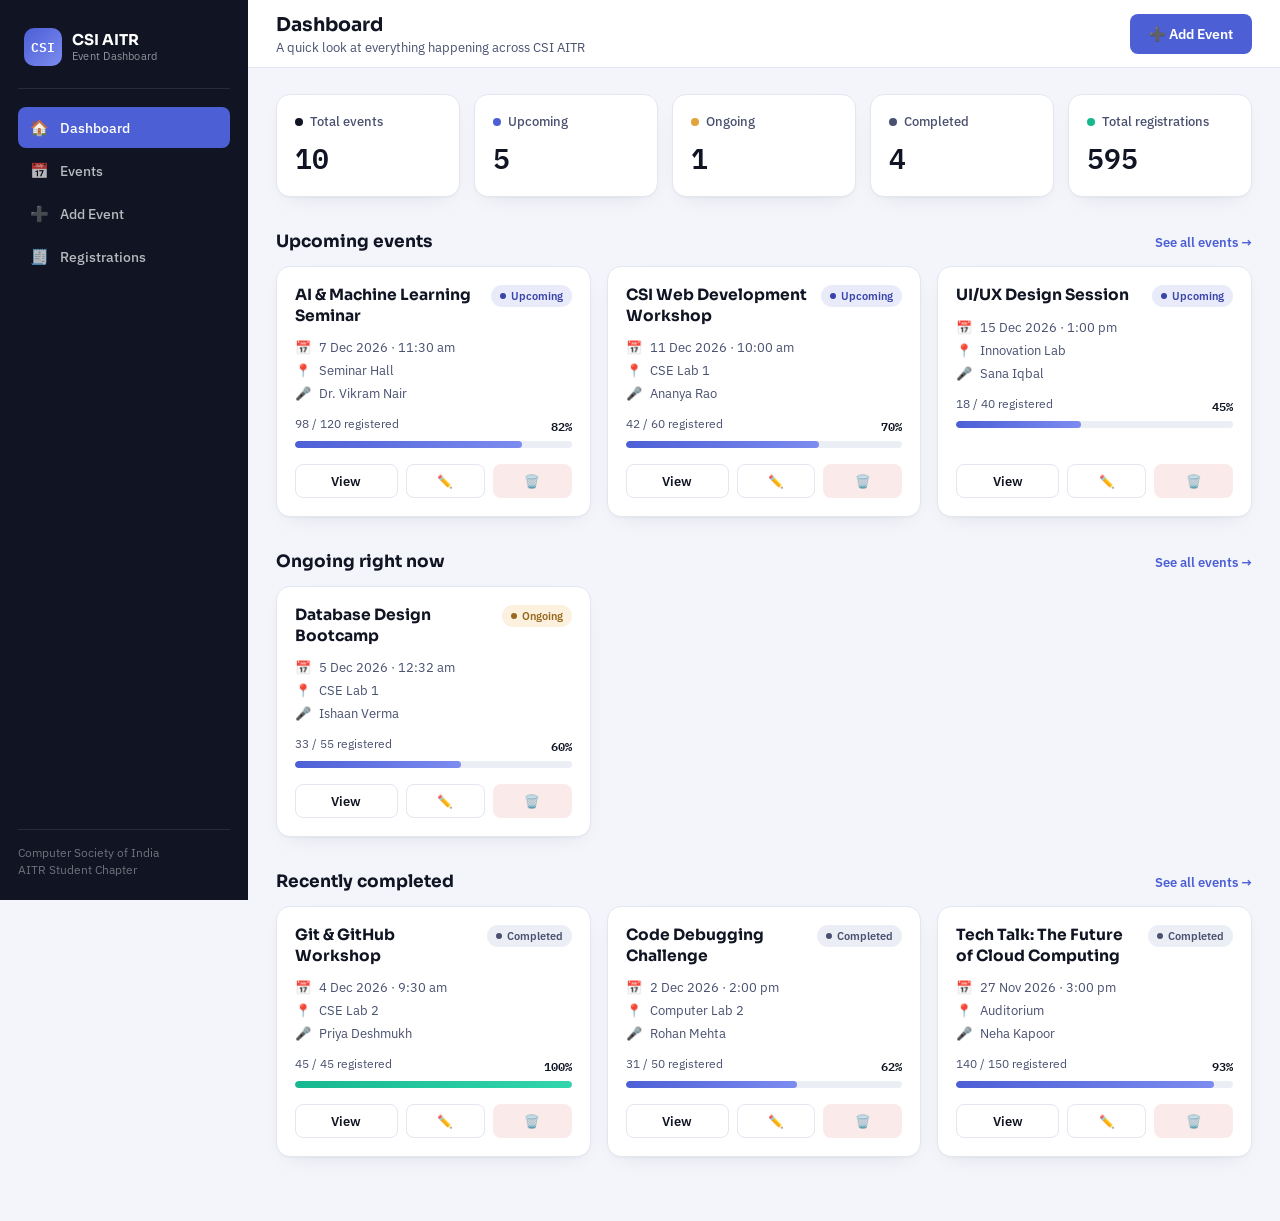
<file: index.html>
<!DOCTYPE html>
<html lang="en">
<head>
<meta charset="UTF-8" />
<meta name="viewport" content="width=device-width, initial-scale=1.0" />
<title>Dashboard · CSI AITR Event Management</title>
<meta name="description" content="Overview dashboard for CSI AITR events — upcoming, ongoing and completed." />
<link rel="preconnect" href="https://fonts.googleapis.com" />
<link rel="stylesheet" href="style.css" />
</head>
<body data-page="dashboard">

<div class="app-shell">

  <aside class="sidebar" id="sidebar">
    <a class="brand" href="index.html">
      <span class="brand-mark">CSI</span>
      <span class="brand-text">
        <strong>CSI AITR</strong>
        <span>Event Dashboard</span>
      </span>
    </a>
    <nav class="side-nav">
      <a href="index.html" class="active"><span class="ico">🏠</span> Dashboard</a>
      <a href="events.html"><span class="ico">📅</span> Events</a>
      <a href="add-event.html"><span class="ico">➕</span> Add Event</a>
      <a href="events.html"><span class="ico">🧾</span> Registrations</a>
    </nav>
    <div class="side-foot">
      Computer Society of India<br />AITR Student Chapter
    </div>
  </aside>

  <div class="sidebar-backdrop" id="sidebarBackdrop"></div>

  <div class="main-col">
    <header class="topbar">
      <div style="display:flex; align-items:center; gap:12px;">
        <button class="menu-btn" id="menuBtn" aria-label="Open menu">☰</button>
        <div>
          <h1>Dashboard</h1>
          <div class="subtitle">A quick look at everything happening across CSI AITR</div>
        </div>
      </div>
      <div class="topbar-actions">
        <a href="add-event.html" class="btn btn-primary">➕ Add Event</a>
      </div>
    </header>

    <div class="page-body">
      <div class="stat-grid">
        <div class="stat-card" style="animation-delay:.02s">
          <div class="stat-label"><span class="stat-dot" style="background:var(--ink)"></span>Total events</div>
          <div class="stat-num" id="statTotal">0</div>
        </div>
        <div class="stat-card" style="animation-delay:.08s">
          <div class="stat-label"><span class="stat-dot" style="background:var(--accent)"></span>Upcoming</div>
          <div class="stat-num" id="statUpcoming">0</div>
        </div>
        <div class="stat-card" style="animation-delay:.14s">
          <div class="stat-label"><span class="stat-dot" style="background:var(--warn)"></span>Ongoing</div>
          <div class="stat-num" id="statOngoing">0</div>
        </div>
        <div class="stat-card" style="animation-delay:.2s">
          <div class="stat-label"><span class="stat-dot" style="background:var(--ink-soft)"></span>Completed</div>
          <div class="stat-num" id="statCompleted">0</div>
        </div>
        <div class="stat-card" style="animation-delay:.26s">
          <div class="stat-label"><span class="stat-dot" style="background:var(--ok)"></span>Total registrations</div>
          <div class="stat-num" id="statRegistrations">0</div>
        </div>
      </div>

      <div class="section-head">
        <h2>Upcoming events</h2>
        <a class="see-all" href="events.html?status=upcoming">See all events →</a>
      </div>
      <div class="event-grid" id="previewUpcoming"></div>

      <div class="section-head">
        <h2>Ongoing right now</h2>
        <a class="see-all" href="events.html?status=ongoing">See all events →</a>
      </div>
      <div class="event-grid" id="previewOngoing"></div>

      <div class="section-head">
        <h2>Recently completed</h2>
        <a class="see-all" href="events.html?status=completed">See all events →</a>
      </div>
      <div class="event-grid" id="previewCompleted"></div>
    </div>
  </div>
</div>

<!-- Delete confirmation modal -->
<div class="modal-overlay" id="deleteModal">
  <div class="modal-box">
    <div class="modal-icon">🗑️</div>
    <h3>Delete this event?</h3>
    <p>You're about to permanently remove <strong class="delete-target-name"></strong> along with its registration list. This can't be undone.</p>
    <div class="modal-actions">
      <button class="btn btn-outline cancel-delete">Cancel</button>
      <button class="btn btn-danger confirm-delete">Yes, delete it</button>
    </div>
  </div>
</div>

<!-- Toast -->
<div class="toast" id="toast"><span class="dot"></span><span class="toast-text"></span></div>

<script src="script.js"></script>
</body>
</html>
</file>
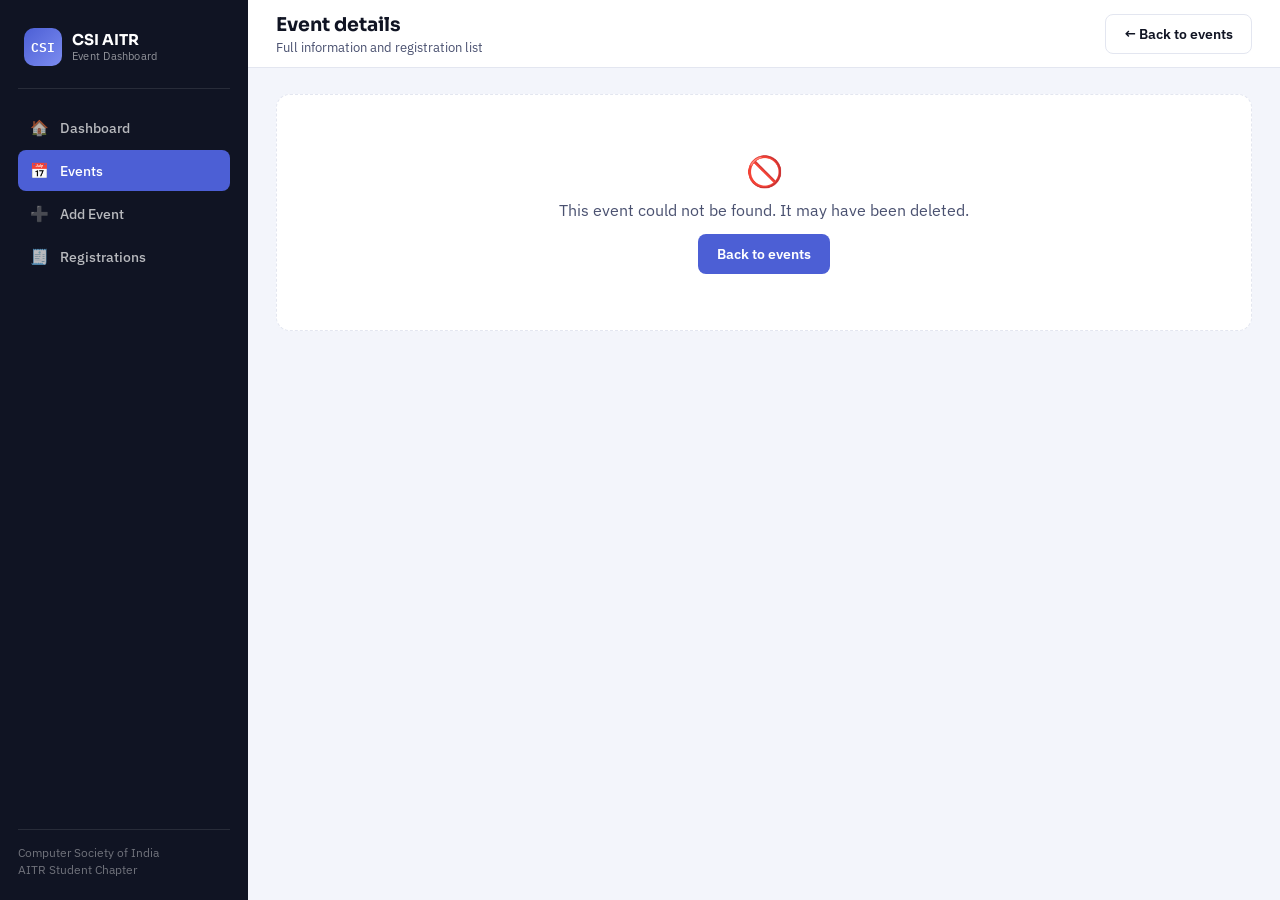
<file: event-details.html>
<!DOCTYPE html>
<html lang="en">
<head>
<meta charset="UTF-8" />
<meta name="viewport" content="width=device-width, initial-scale=1.0" />
<title>Event Details · CSI AITR Event Management</title>
<meta name="description" content="Full details and registration list for a CSI AITR event." />
<link rel="preconnect" href="https://fonts.googleapis.com" />
<link rel="stylesheet" href="style.css" />
</head>
<body data-page="event-details">

<div class="app-shell">

  <aside class="sidebar" id="sidebar">
    <a class="brand" href="index.html">
      <span class="brand-mark">CSI</span>
      <span class="brand-text">
        <strong>CSI AITR</strong>
        <span>Event Dashboard</span>
      </span>
    </a>
    <nav class="side-nav">
      <a href="index.html"><span class="ico">🏠</span> Dashboard</a>
      <a href="events.html" class="active"><span class="ico">📅</span> Events</a>
      <a href="add-event.html"><span class="ico">➕</span> Add Event</a>
      <a href="events.html"><span class="ico">🧾</span> Registrations</a>
    </nav>
    <div class="side-foot">
      Computer Society of India<br />AITR Student Chapter
    </div>
  </aside>

  <div class="sidebar-backdrop" id="sidebarBackdrop"></div>

  <div class="main-col">
    <header class="topbar">
      <div style="display:flex; align-items:center; gap:12px;">
        <button class="menu-btn" id="menuBtn" aria-label="Open menu">☰</button>
        <div>
          <h1>Event details</h1>
          <div class="subtitle">Full information and registration list</div>
        </div>
      </div>
      <div class="topbar-actions">
        <a href="events.html" class="btn btn-outline">← Back to events</a>
      </div>
    </header>

    <div class="page-body">
      <div id="detailsContainer"></div>
    </div>
  </div>
</div>

<!-- Delete confirmation modal -->
<div class="modal-overlay" id="deleteModal">
  <div class="modal-box">
    <div class="modal-icon">🗑️</div>
    <h3>Delete this event?</h3>
    <p>You're about to permanently remove <strong class="delete-target-name"></strong> along with its registration list. This can't be undone.</p>
    <div class="modal-actions">
      <button class="btn btn-outline cancel-delete">Cancel</button>
      <button class="btn btn-danger confirm-delete">Yes, delete it</button>
    </div>
  </div>
</div>

<div class="toast" id="toast"><span class="dot"></span><span class="toast-text"></span></div>

<script src="script.js"></script>
</body>
</html>
</file>
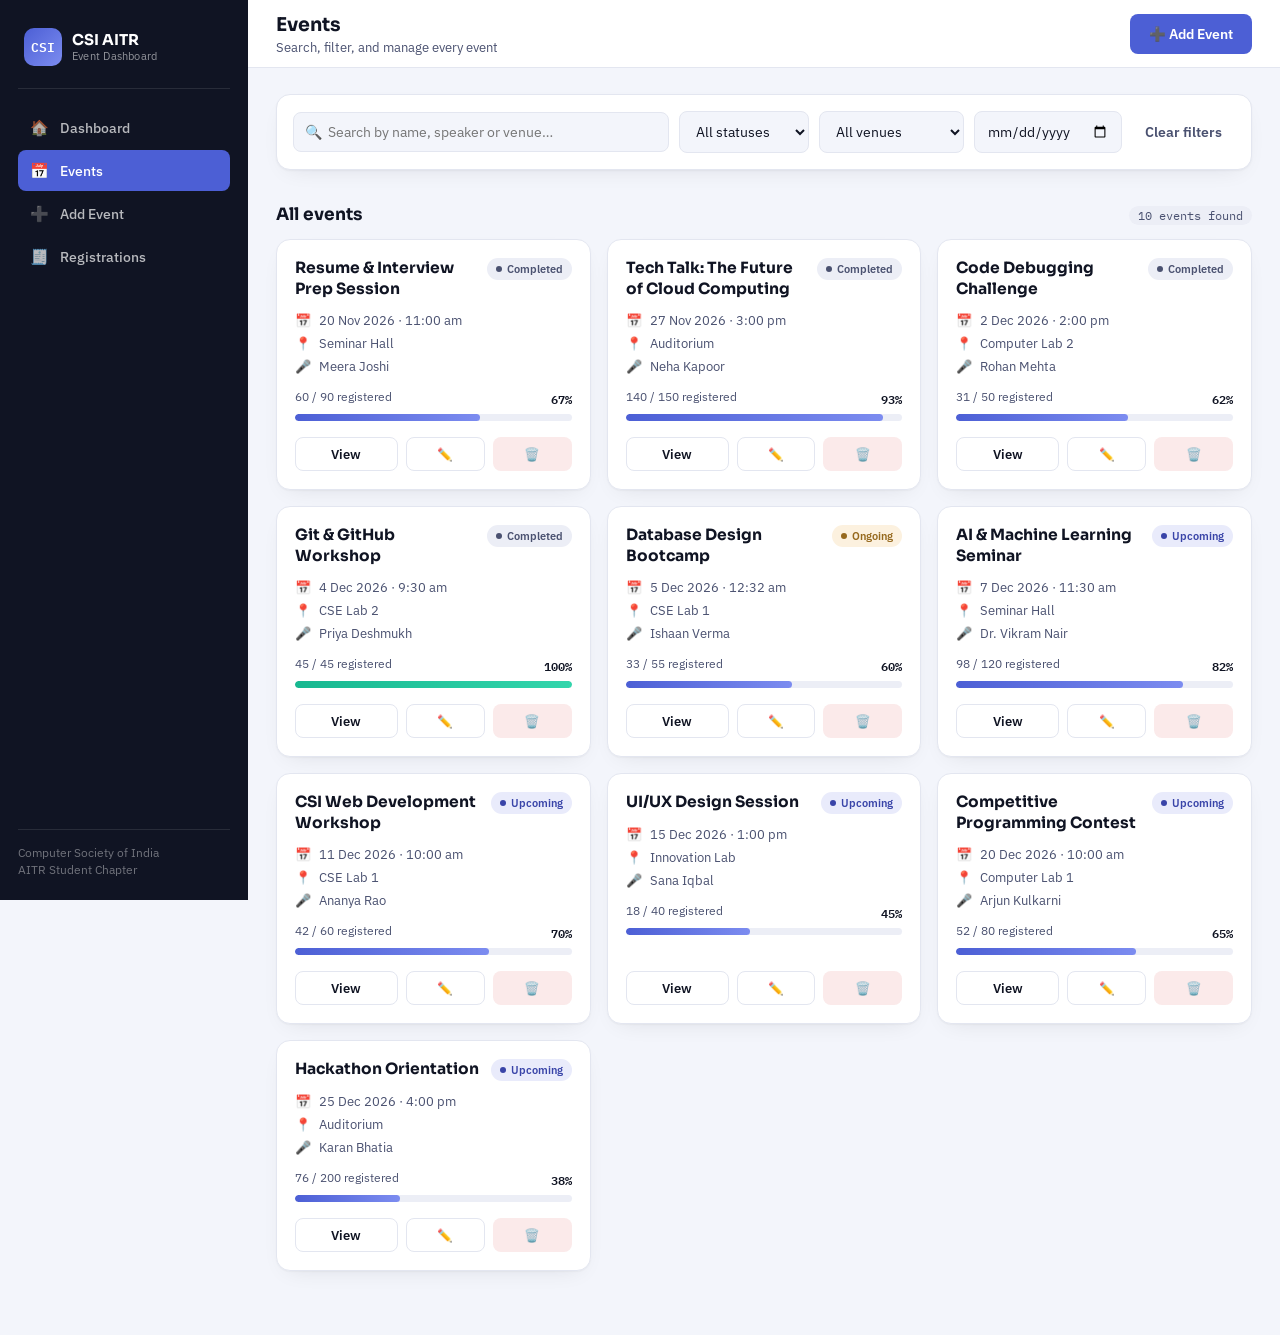
<file: events.html>
<!DOCTYPE html>
<html lang="en">
<head>
<meta charset="UTF-8" />
<meta name="viewport" content="width=device-width, initial-scale=1.0" />
<title>Events · CSI AITR Event Management</title>
<meta name="description" content="Browse, search and filter all CSI AITR events." />
<link rel="preconnect" href="https://fonts.googleapis.com" />
<link rel="stylesheet" href="style.css" />
</head>
<body data-page="events">

<div class="app-shell">

  <aside class="sidebar" id="sidebar">
    <a class="brand" href="index.html">
      <span class="brand-mark">CSI</span>
      <span class="brand-text">
        <strong>CSI AITR</strong>
        <span>Event Dashboard</span>
      </span>
    </a>
    <nav class="side-nav">
      <a href="index.html"><span class="ico">🏠</span> Dashboard</a>
      <a href="events.html" class="active"><span class="ico">📅</span> Events</a>
      <a href="add-event.html"><span class="ico">➕</span> Add Event</a>
      <a href="events.html"><span class="ico">🧾</span> Registrations</a>
    </nav>
    <div class="side-foot">
      Computer Society of India<br />AITR Student Chapter
    </div>
  </aside>

  <div class="sidebar-backdrop" id="sidebarBackdrop"></div>

  <div class="main-col">
    <header class="topbar">
      <div style="display:flex; align-items:center; gap:12px;">
        <button class="menu-btn" id="menuBtn" aria-label="Open menu">☰</button>
        <div>
          <h1>Events</h1>
          <div class="subtitle">Search, filter, and manage every event</div>
        </div>
      </div>
      <div class="topbar-actions">
        <a href="add-event.html" class="btn btn-primary">➕ Add Event</a>
      </div>
    </header>

    <div class="page-body">
      <div class="toolbar">
        <div class="search-wrap">
          <span class="ico">🔍</span>
          <input type="search" id="searchInput" placeholder="Search by name, speaker or venue…" aria-label="Search events" />
        </div>
        <select id="statusFilter" aria-label="Filter by status">
          <option value="">All statuses</option>
          <option value="upcoming">Upcoming</option>
          <option value="ongoing">Ongoing</option>
          <option value="completed">Completed</option>
        </select>
        <select id="venueFilter" aria-label="Filter by venue">
          <option value="">All venues</option>
        </select>
        <input type="date" id="dateFilter" aria-label="Filter by date" />
        <button class="btn btn-ghost" id="clearFiltersBtn" type="button">Clear filters</button>
      </div>

      <div class="section-head">
        <h2>All events</h2>
        <span id="resultCount" class="count-pill">Loading…</span>
      </div>

      <div class="event-grid" id="eventGrid"></div>
    </div>
  </div>
</div>

<!-- Delete confirmation modal -->
<div class="modal-overlay" id="deleteModal">
  <div class="modal-box">
    <div class="modal-icon">🗑️</div>
    <h3>Delete this event?</h3>
    <p>You're about to permanently remove <strong class="delete-target-name"></strong> along with its registration list. This can't be undone.</p>
    <div class="modal-actions">
      <button class="btn btn-outline cancel-delete">Cancel</button>
      <button class="btn btn-danger confirm-delete">Yes, delete it</button>
    </div>
  </div>
</div>

<div class="toast" id="toast"><span class="dot"></span><span class="toast-text"></span></div>

<script src="script.js"></script>
</body>
</html>
</file>
<file: style.css>
/* =========================================================
   CSI AITR — Event Management Dashboard
   Design tokens
   ========================================================= */
@import url('https://fonts.googleapis.com/css2?family=Sora:wght@500;600;700;800&family=IBM+Plex+Sans:wght@400;500;600&family=IBM+Plex+Mono:wght@500;600&display=swap');

:root{
  --ink: #101423;
  --ink-soft: #4A5170;
  --paper: #F3F5FB;
  --surface: #FFFFFF;
  --line: #E3E6F0;
  --line-soft: #ECEEF6;

  --accent: #4C5FD5;
  --accent-dark: #3944A8;
  --accent-soft: #E9EBFB;

  --ok: #17B890;
  --ok-soft: #E4F8F1;
  --warn: #E2A33D;
  --warn-soft: #FCF1DF;
  --danger: #D64545;
  --danger-soft: #FBEAEA;

  --radius-sm: 8px;
  --radius-md: 14px;
  --radius-lg: 20px;

  --shadow-card: 0 1px 2px rgba(16,20,35,.04), 0 8px 24px -12px rgba(16,20,35,.12);
  --shadow-pop: 0 12px 40px -8px rgba(16,20,35,.28);

  --font-display: 'Sora', 'IBM Plex Sans', sans-serif;
  --font-body: 'IBM Plex Sans', sans-serif;
  --font-mono: 'IBM Plex Mono', monospace;

  --sidebar-w: 248px;
  --topbar-h: 68px;
}

@media (prefers-reduced-motion: reduce){
  *{ animation-duration: .001ms !important; animation-iteration-count: 1 !important; transition-duration: .001ms !important; }
}

*, *::before, *::after{ box-sizing: border-box; }
html{ scroll-behavior: smooth; }
body{
  margin: 0;
  font-family: var(--font-body);
  color: var(--ink);
  background: var(--paper);
  -webkit-font-smoothing: antialiased;
}
h1,h2,h3,h4{ font-family: var(--font-display); color: var(--ink); margin: 0; }
p{ margin: 0; color: var(--ink-soft); }
a{ color: inherit; text-decoration: none; }
button{ font-family: inherit; cursor: pointer; }
ul{ list-style: none; margin: 0; padding: 0; }
img{ max-width: 100%; display: block; }
input, select, textarea{ font-family: inherit; font-size: 14px; }
:focus-visible{ outline: 2px solid var(--accent); outline-offset: 2px; }

.container{ max-width: 1180px; margin: 0 auto; padding: 0 28px; }

/* =========================================================
   Layout shell — sidebar + topbar
   ========================================================= */
.app-shell{ display: flex; min-height: 100vh; }

.sidebar{
  width: var(--sidebar-w);
  flex-shrink: 0;
  background: var(--ink);
  color: #fff;
  padding: 22px 18px;
  position: fixed;
  top: 0; left: 0; bottom: 0;
  display: flex;
  flex-direction: column;
  z-index: 40;
  transition: transform .28s ease;
}
.brand{
  display: flex;
  align-items: center;
  gap: 10px;
  padding: 6px 6px 22px;
  border-bottom: 1px solid rgba(255,255,255,.1);
  margin-bottom: 18px;
}
.brand-mark{
  width: 38px; height: 38px; flex-shrink: 0;
  border-radius: 10px;
  background: linear-gradient(135deg, var(--accent), #7C8CF0);
  display: flex; align-items: center; justify-content: center;
  font-family: var(--font-mono); font-weight: 600; font-size: 13px; color: #fff;
}
.brand-text strong{ display: block; font-family: var(--font-display); font-size: 15px; line-height: 1.25; }
.brand-text span{ display: block; font-size: 11px; color: rgba(255,255,255,.55); letter-spacing: .02em; }

.side-nav{ display: flex; flex-direction: column; gap: 2px; flex: 1; }
.side-nav a{
  display: flex; align-items: center; gap: 12px;
  padding: 11px 12px;
  border-radius: var(--radius-sm);
  font-size: 14px; font-weight: 500;
  color: rgba(255,255,255,.7);
  transition: background .15s ease, color .15s ease;
}
.side-nav a .ico{ width: 18px; text-align: center; font-size: 15px; }
.side-nav a:hover{ background: rgba(255,255,255,.06); color: #fff; }
.side-nav a.active{ background: var(--accent); color: #fff; }

.side-foot{
  border-top: 1px solid rgba(255,255,255,.1);
  padding-top: 14px;
  font-size: 11.5px;
  color: rgba(255,255,255,.4);
  line-height: 1.5;
}

.main-col{ margin-left: var(--sidebar-w); flex: 1; min-width: 0; display: flex; flex-direction: column; }

.topbar{
  height: var(--topbar-h);
  display: flex; align-items: center; justify-content: space-between;
  gap: 16px;
  padding: 0 28px;
  background: var(--surface);
  border-bottom: 1px solid var(--line);
  position: sticky; top: 0; z-index: 30;
}
.topbar h1{ font-size: 19px; }
.topbar .subtitle{ font-size: 12.5px; color: var(--ink-soft); margin-top: 2px; }
.menu-btn{
  display: none;
  width: 38px; height: 38px;
  border: 1px solid var(--line);
  border-radius: var(--radius-sm);
  background: var(--surface);
  align-items: center; justify-content: center;
  font-size: 18px;
}
.topbar-actions{ display: flex; align-items: center; gap: 10px; }

.sidebar-backdrop{
  display: none;
  position: fixed; inset: 0; background: rgba(16,20,35,.4);
  z-index: 35;
}
.sidebar-backdrop.open{ display: block; }

.page-body{ padding: 26px 28px 64px; }

/* =========================================================
   Buttons
   ========================================================= */
.btn{
  display: inline-flex; align-items: center; justify-content: center; gap: 8px;
  padding: 10px 18px;
  border-radius: var(--radius-sm);
  font-size: 13.5px; font-weight: 600;
  border: 1px solid transparent;
  transition: transform .12s ease, box-shadow .12s ease, background .15s ease, border-color .15s ease;
  white-space: nowrap;
}
.btn:active{ transform: translateY(1px); }
.btn-primary{ background: var(--accent); color: #fff; }
.btn-primary:hover{ background: var(--accent-dark); }
.btn-outline{ background: var(--surface); border-color: var(--line); color: var(--ink); }
.btn-outline:hover{ border-color: var(--accent); color: var(--accent); }
.btn-ghost{ background: transparent; color: var(--ink-soft); border-color: transparent; padding: 8px 12px; }
.btn-ghost:hover{ color: var(--ink); background: var(--line-soft); }
.btn-danger{ background: var(--danger-soft); color: var(--danger); }
.btn-danger:hover{ background: var(--danger); color: #fff; }
.btn-sm{ padding: 7px 12px; font-size: 12.5px; }
.btn-icon{ width: 34px; height: 34px; padding: 0; border-radius: var(--radius-sm); }
.btn-block{ width: 100%; }
.btn[disabled]{ opacity: .5; cursor: not-allowed; }

/* =========================================================
   Stat cards
   ========================================================= */
.stat-grid{
  display: grid;
  grid-template-columns: repeat(5, 1fr);
  gap: 14px;
  margin-bottom: 30px;
}
.stat-card{
  background: var(--surface);
  border: 1px solid var(--line);
  border-radius: var(--radius-md);
  padding: 18px 18px 16px;
  box-shadow: var(--shadow-card);
  opacity: 0;
  transform: translateY(10px);
  animation: rise .5s ease forwards;
}
.stat-card .stat-label{ font-size: 12.5px; color: var(--ink-soft); font-weight: 500; }
.stat-card .stat-num{ font-family: var(--font-mono); font-size: 28px; font-weight: 600; margin-top: 6px; }
.stat-card .stat-dot{ width: 8px; height: 8px; border-radius: 50%; display: inline-block; margin-right: 7px; }

@keyframes rise{ to{ opacity: 1; transform: translateY(0); } }

/* =========================================================
   Section headers
   ========================================================= */
.section-head{ display: flex; align-items: baseline; justify-content: space-between; margin: 34px 0 14px; gap: 12px; flex-wrap: wrap; }
.section-head h2{ font-size: 17px; }
.section-head .count-pill{
  font-family: var(--font-mono); font-size: 12px; color: var(--ink-soft);
  background: var(--line-soft); padding: 2px 9px; border-radius: 999px; margin-left: 8px;
}
.section-head .see-all{ font-size: 13px; color: var(--accent); font-weight: 600; }

/* =========================================================
   Toolbar (search + filters)
   ========================================================= */
.toolbar{
  background: var(--surface);
  border: 1px solid var(--line);
  border-radius: var(--radius-md);
  padding: 16px;
  box-shadow: var(--shadow-card);
  display: flex;
  flex-wrap: wrap;
  gap: 10px;
  align-items: center;
}
.search-wrap{ position: relative; flex: 1 1 240px; min-width: 200px; }
.search-wrap .ico{ position: absolute; left: 12px; top: 50%; transform: translateY(-50%); color: var(--ink-soft); font-size: 14px; }
.search-wrap input{
  width: 100%; padding: 10px 12px 10px 34px;
  border: 1px solid var(--line); border-radius: var(--radius-sm);
  background: var(--paper);
}
.search-wrap input:focus{ background: var(--surface); }
.toolbar select, .toolbar input[type="date"]{
  padding: 10px 12px; border: 1px solid var(--line); border-radius: var(--radius-sm);
  background: var(--paper); color: var(--ink); min-width: 130px;
}
.toolbar .spacer{ flex: 1; }

/* =========================================================
   Event cards
   ========================================================= */
.event-grid{
  display: grid;
  grid-template-columns: repeat(auto-fill, minmax(290px, 1fr));
  gap: 16px;
}
.event-card{
  background: var(--surface);
  border: 1px solid var(--line);
  border-radius: var(--radius-md);
  padding: 18px;
  box-shadow: var(--shadow-card);
  display: flex;
  flex-direction: column;
  gap: 12px;
  transition: transform .15s ease, box-shadow .15s ease;
  opacity: 0; transform: translateY(10px);
  animation: rise .45s ease forwards;
}
.event-card:hover{ transform: translateY(-3px); box-shadow: var(--shadow-pop); }

.event-card-top{ display: flex; justify-content: space-between; gap: 10px; }
.event-card h3{ font-size: 15.5px; line-height: 1.35; }
.status-badge{
  font-size: 11px; font-weight: 600; padding: 4px 9px; border-radius: 999px; white-space: nowrap; height: fit-content;
  display: flex; align-items: center; gap: 5px;
}
.status-badge::before{ content: ''; width: 6px; height: 6px; border-radius: 50%; background: currentColor; }
.status-upcoming{ background: var(--accent-soft); color: var(--accent-dark); }
.status-ongoing{ background: var(--warn-soft); color: #96691E; }
.status-completed{ background: var(--line-soft); color: var(--ink-soft); }

.event-meta{ display: flex; flex-direction: column; gap: 6px; font-size: 13px; color: var(--ink-soft); }
.event-meta .row{ display: flex; align-items: center; gap: 8px; }
.event-meta .ico{ width: 16px; text-align: center; font-size: 13px; }

.progress-block{ margin-top: 2px; }
.progress-labels{ display: flex; justify-content: space-between; font-size: 12px; color: var(--ink-soft); margin-bottom: 5px; }
.progress-labels .pct{ font-family: var(--font-mono); font-weight: 600; color: var(--ink); }
.progress-track{ height: 7px; background: var(--line-soft); border-radius: 999px; overflow: hidden; }
.progress-fill{ height: 100%; border-radius: 999px; background: linear-gradient(90deg, var(--accent), #7C8CF0); width: 0%; transition: width .8s cubic-bezier(.2,.8,.2,1); }
.progress-fill.full{ background: linear-gradient(90deg, var(--ok), #33D6AC); }

.event-card-actions{ display: flex; gap: 8px; margin-top: auto; padding-top: 4px; }
.event-card-actions .btn{ flex: 1; }

.empty-state{
  grid-column: 1 / -1;
  text-align: center;
  padding: 56px 20px;
  color: var(--ink-soft);
  border: 1px dashed var(--line);
  border-radius: var(--radius-md);
  background: var(--surface);
}
.empty-state .big-ico{ font-size: 30px; margin-bottom: 10px; }

/* =========================================================
   Forms
   ========================================================= */
.form-card{
  background: var(--surface);
  border: 1px solid var(--line);
  border-radius: var(--radius-lg);
  padding: 28px;
  box-shadow: var(--shadow-card);
  max-width: 760px;
}
.form-grid{ display: grid; grid-template-columns: 1fr 1fr; gap: 16px 18px; }
.form-field{ display: flex; flex-direction: column; gap: 6px; }
.form-field.full{ grid-column: 1 / -1; }
.form-field label{ font-size: 13px; font-weight: 600; color: var(--ink); }
.form-field .hint{ font-size: 11.5px; color: var(--ink-soft); font-weight: 400; }
.form-field input, .form-field select, .form-field textarea{
  padding: 11px 13px; border: 1px solid var(--line); border-radius: var(--radius-sm);
  background: var(--paper); color: var(--ink); width: 100%;
}
.form-field input:focus, .form-field select:focus, .form-field textarea:focus{ background: var(--surface); border-color: var(--accent); }
.form-field textarea{ resize: vertical; min-height: 90px; font-family: inherit; }
.field-error{ font-size: 12px; color: var(--danger); min-height: 14px; }
.form-field.has-error input, .form-field.has-error select, .form-field.has-error textarea{ border-color: var(--danger); }
.form-actions{ display: flex; gap: 10px; margin-top: 22px; }

.image-drop{
  border: 1.5px dashed var(--line);
  border-radius: var(--radius-md);
  padding: 18px;
  text-align: center;
  color: var(--ink-soft);
  font-size: 13px;
  cursor: pointer;
  transition: border-color .15s ease, background .15s ease;
}
.image-drop:hover{ border-color: var(--accent); background: var(--accent-soft); }
.image-preview{ margin-top: 12px; display: none; align-items: center; gap: 12px; }
.image-preview img{ width: 64px; height: 64px; object-fit: cover; border-radius: var(--radius-sm); border: 1px solid var(--line); }
.image-preview.show{ display: flex; }

/* =========================================================
   Toast
   ========================================================= */
.toast{
  position: fixed; bottom: 24px; left: 50%; transform: translateX(-50%) translateY(20px);
  background: var(--ink); color: #fff;
  padding: 13px 20px; border-radius: var(--radius-sm);
  font-size: 13.5px; font-weight: 500;
  display: flex; align-items: center; gap: 10px;
  box-shadow: var(--shadow-pop);
  opacity: 0; pointer-events: none;
  transition: opacity .25s ease, transform .25s ease;
  z-index: 100;
}
.toast.show{ opacity: 1; transform: translateX(-50%) translateY(0); pointer-events: auto; }
.toast .dot{ width: 8px; height: 8px; border-radius: 50%; background: var(--ok); flex-shrink: 0; }

/* =========================================================
   Modal (confirm delete / registration list / details)
   ========================================================= */
.modal-overlay{
  position: fixed; inset: 0; background: rgba(16,20,35,.5);
  display: none; align-items: center; justify-content: center;
  z-index: 90; padding: 20px;
}
.modal-overlay.open{ display: flex; animation: fadeIn .18s ease; }
@keyframes fadeIn{ from{ opacity: 0; } to{ opacity: 1; } }
.modal-box{
  background: var(--surface); border-radius: var(--radius-lg);
  max-width: 460px; width: 100%; padding: 26px;
  box-shadow: var(--shadow-pop);
  animation: pop .2s cubic-bezier(.2,.8,.2,1);
}
.modal-box.wide{ max-width: 640px; max-height: 84vh; overflow-y: auto; }
@keyframes pop{ from{ opacity: 0; transform: scale(.94) translateY(6px); } to{ opacity: 1; transform: scale(1) translateY(0); } }
.modal-icon{
  width: 44px; height: 44px; border-radius: 50%;
  background: var(--danger-soft); color: var(--danger);
  display: flex; align-items: center; justify-content: center;
  font-size: 19px; margin-bottom: 14px;
}
.modal-box h3{ font-size: 17px; margin-bottom: 8px; }
.modal-box p{ font-size: 13.5px; line-height: 1.5; }
.modal-actions{ display: flex; gap: 10px; margin-top: 22px; justify-content: flex-end; }
.modal-close{
  position: absolute; top: 18px; right: 18px;
  width: 30px; height: 30px; border-radius: 50%;
  border: 1px solid var(--line); background: var(--surface);
  display: flex; align-items: center; justify-content: center; font-size: 14px;
}
.modal-header-row{ position: relative; display:flex; justify-content: space-between; align-items:flex-start; gap: 12px; margin-bottom: 6px;}

/* =========================================================
   Event details page
   ========================================================= */
.details-hero{
  background: var(--surface); border: 1px solid var(--line); border-radius: var(--radius-lg);
  padding: 26px; box-shadow: var(--shadow-card); margin-bottom: 20px;
}
.details-top{ display: flex; justify-content: space-between; gap: 16px; flex-wrap: wrap; align-items: flex-start; }
.details-top h1{ font-size: 22px; margin-bottom: 6px; }
.details-grid{ display: grid; grid-template-columns: repeat(auto-fit, minmax(160px,1fr)); gap: 16px; margin-top: 22px; }
.details-grid .item{ border-top: 1px solid var(--line-soft); padding-top: 10px; }
.details-grid .item .k{ font-size: 11.5px; text-transform: uppercase; letter-spacing: .04em; color: var(--ink-soft); margin-bottom: 4px; }
.details-grid .item .v{ font-size: 14.5px; font-weight: 600; }
.details-desc{ margin-top: 20px; font-size: 14px; line-height: 1.65; color: var(--ink-soft); }

.reg-table-wrap{ overflow-x: auto; border: 1px solid var(--line); border-radius: var(--radius-md); background: var(--surface); }
table.reg-table{ width: 100%; border-collapse: collapse; min-width: 480px; }
table.reg-table th{ text-align: left; font-size: 11.5px; text-transform: uppercase; letter-spacing: .03em; color: var(--ink-soft); padding: 12px 16px; background: var(--paper); border-bottom: 1px solid var(--line); white-space: nowrap; }
table.reg-table td{ padding: 12px 16px; font-size: 13.5px; border-bottom: 1px solid var(--line-soft); }
table.reg-table tr:last-child td{ border-bottom: none; }
.avatar-chip{ width: 28px; height: 28px; border-radius: 50%; background: var(--accent-soft); color: var(--accent-dark); font-family: var(--font-mono); font-size: 11px; font-weight: 700; display: inline-flex; align-items: center; justify-content: center; margin-right: 9px; }

/* =========================================================
   Responsive
   ========================================================= */
@media (max-width: 980px){
  .stat-grid{ grid-template-columns: repeat(3, 1fr); }
  .form-grid{ grid-template-columns: 1fr; }
}

@media (max-width: 860px){
  .sidebar{ transform: translateX(-100%); box-shadow: var(--shadow-pop); }
  .sidebar.open{ transform: translateX(0); }
  .main-col{ margin-left: 0; }
  .menu-btn{ display: flex; }
}

@media (max-width: 640px){
  .container{ padding: 0 16px; }
  .page-body{ padding: 18px 16px 48px; }
  .topbar{ padding: 0 16px; }
  .topbar h1{ font-size: 16.5px; }
  .stat-grid{ grid-template-columns: repeat(2, 1fr); gap: 10px; }
  .stat-card{ padding: 14px; }
  .stat-card .stat-num{ font-size: 22px; }
  .event-grid{ grid-template-columns: 1fr; }
  .toolbar{ flex-direction: column; align-items: stretch; }
  .toolbar select, .toolbar input[type="date"]{ width: 100%; }
  .form-card{ padding: 18px; }
  .details-top{ flex-direction: column; }
  .modal-box{ padding: 20px; }
}

.mono{ font-family: var(--font-mono); }
.hidden{ display: none !important; }
</file>
